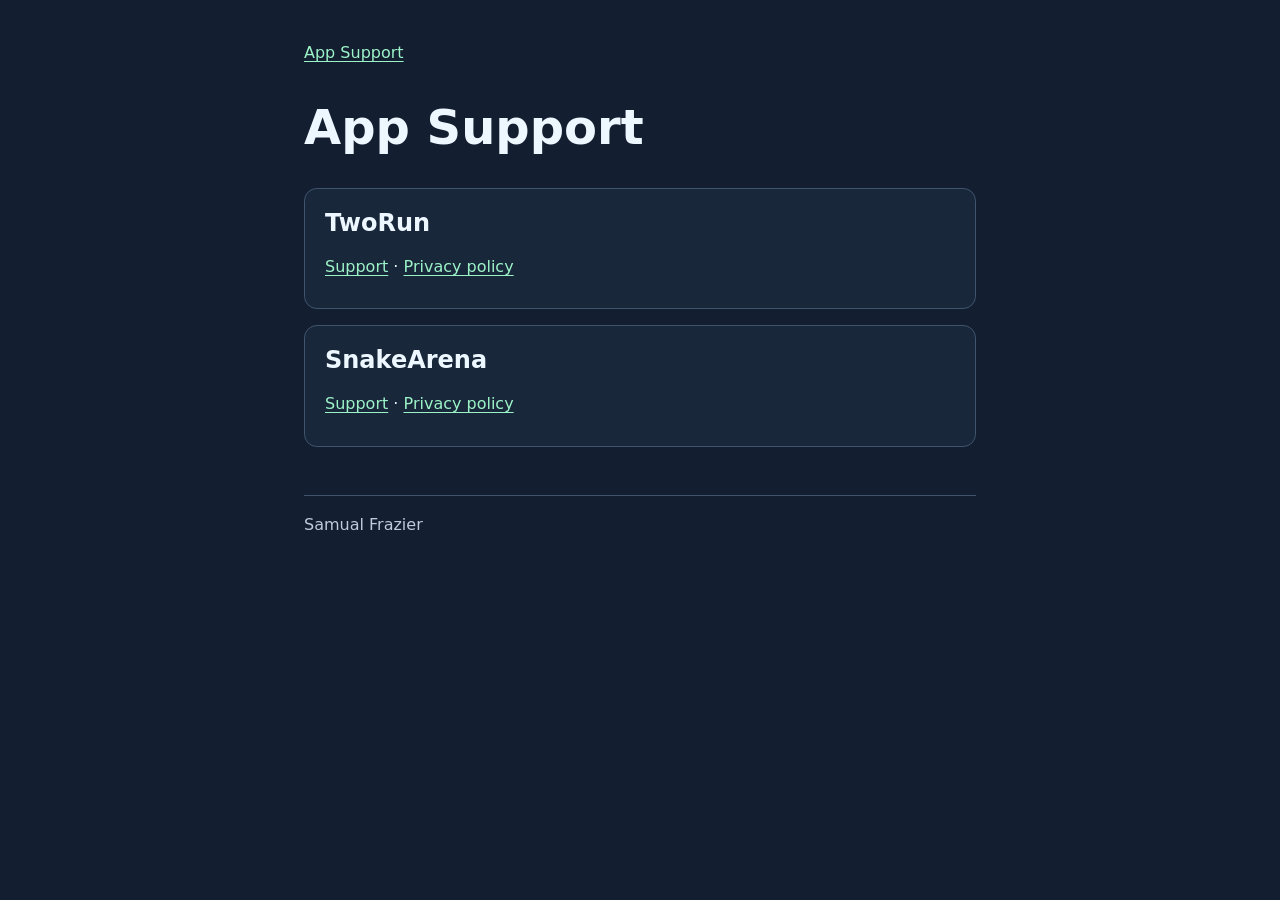
<file: index.html>
<!doctype html>
<html lang="en"><head><meta charset="utf-8"><meta name="viewport" content="width=device-width, initial-scale=1"><title>App Support</title><link rel="stylesheet" href="style.css"></head>
<body><header><a href="./">App Support</a></header><main><h1>App Support</h1><section><h2>TwoRun</h2><p><a href="tworun/">Support</a> · <a href="tworun/privacy.html">Privacy policy</a></p></section><section><h2>SnakeArena</h2><p><a href="snakearena/">Support</a> · <a href="snakearena/privacy.html">Privacy policy</a></p></section></main><footer>Samual Frazier</footer></body></html>
</file>
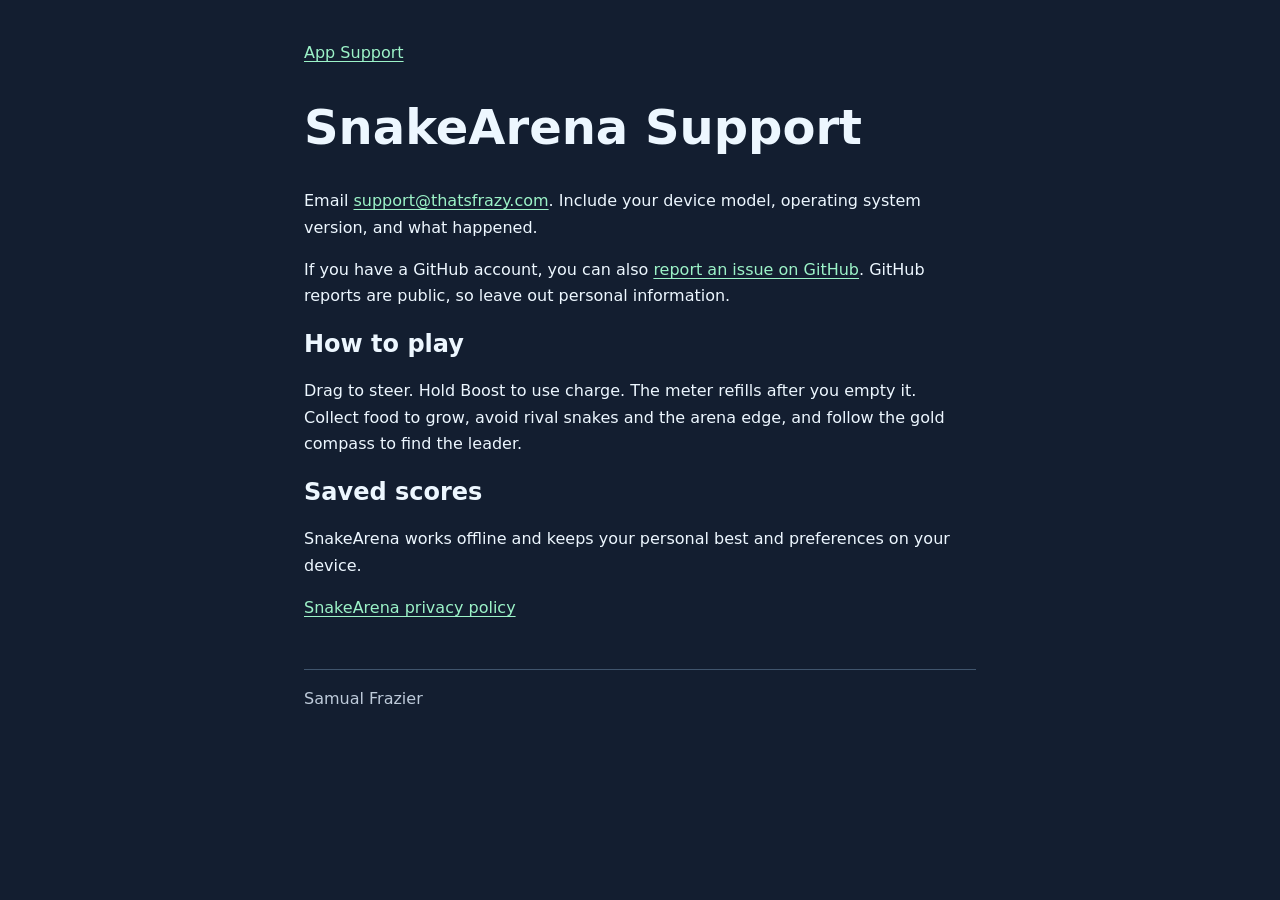
<file: snakearena/index.html>
<!doctype html>
<html lang="en"><head><meta charset="utf-8"><meta name="viewport" content="width=device-width, initial-scale=1"><title>SnakeArena Support</title><link rel="stylesheet" href="../style.css"></head>
<body><header><a href="../">App Support</a></header><main><h1>SnakeArena Support</h1><p>Email <a href="mailto:support@thatsfrazy.com?subject=SnakeArena%20support">support@thatsfrazy.com</a>. Include your device model, operating system version, and what happened.</p><p>If you have a GitHub account, you can also <a href="https://github.com/samfrazier/app-support/issues/new?title=SnakeArena%20support">report an issue on GitHub</a>. GitHub reports are public, so leave out personal information.</p><h2>How to play</h2><p>Drag to steer. Hold Boost to use charge. The meter refills after you empty it. Collect food to grow, avoid rival snakes and the arena edge, and follow the gold compass to find the leader.</p><h2>Saved scores</h2><p>SnakeArena works offline and keeps your personal best and preferences on your device.</p><p><a href="privacy.html">SnakeArena privacy policy</a></p></main><footer>Samual Frazier</footer></body></html>
</file>
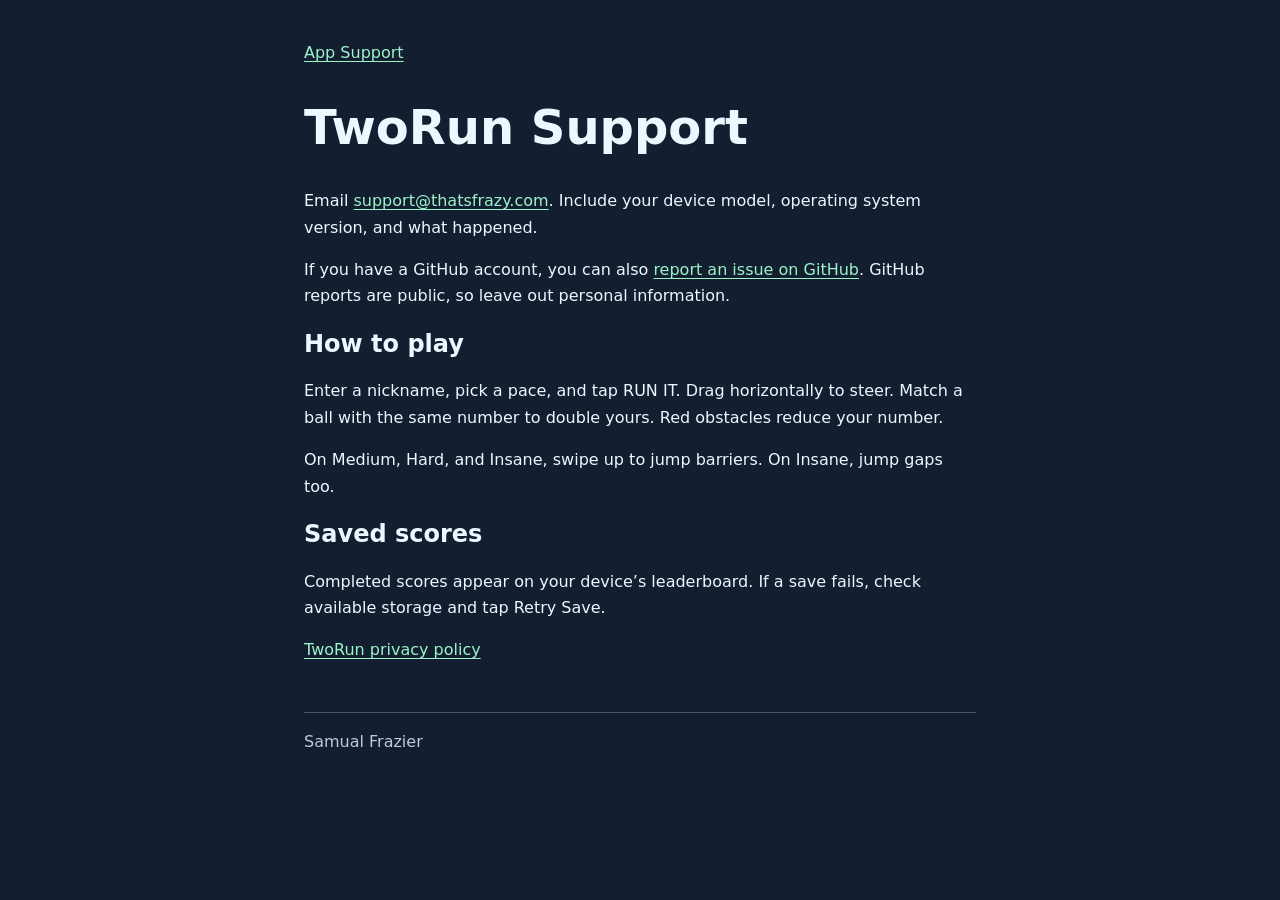
<file: tworun/index.html>
<!doctype html>
<html lang="en"><head><meta charset="utf-8"><meta name="viewport" content="width=device-width, initial-scale=1"><title>TwoRun Support</title><link rel="stylesheet" href="../style.css"></head>
<body><header><a href="../">App Support</a></header><main><h1>TwoRun Support</h1><p>Email <a href="mailto:support@thatsfrazy.com?subject=TwoRun%20support">support@thatsfrazy.com</a>. Include your device model, operating system version, and what happened.</p><p>If you have a GitHub account, you can also <a href="https://github.com/samfrazier/app-support/issues/new?title=TwoRun%20support">report an issue on GitHub</a>. GitHub reports are public, so leave out personal information.</p><h2>How to play</h2><p>Enter a nickname, pick a pace, and tap RUN IT. Drag horizontally to steer. Match a ball with the same number to double yours. Red obstacles reduce your number.</p><p>On Medium, Hard, and Insane, swipe up to jump barriers. On Insane, jump gaps too.</p><h2>Saved scores</h2><p>Completed scores appear on your device’s leaderboard. If a save fails, check available storage and tap Retry Save.</p><p><a href="privacy.html">TwoRun privacy policy</a></p></main><footer>Samual Frazier</footer></body></html>
</file>
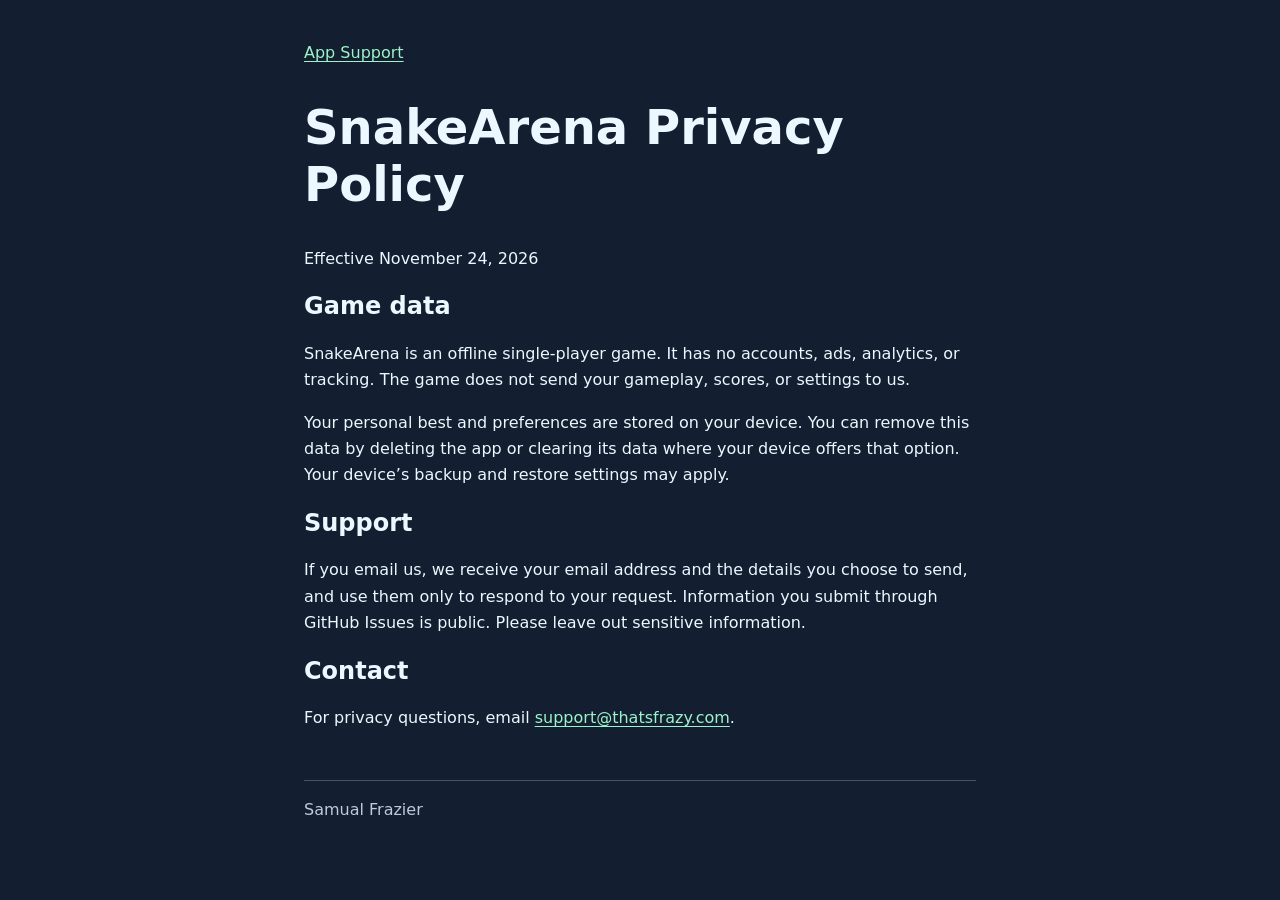
<file: snakearena/privacy.html>
<!doctype html>
<html lang="en"><head><meta charset="utf-8"><meta name="viewport" content="width=device-width, initial-scale=1"><title>SnakeArena Privacy Policy</title><link rel="stylesheet" href="../style.css"></head>
<body><header><a href="../">App Support</a></header><main><h1>SnakeArena Privacy Policy</h1><p>Effective November 24, 2026</p><h2>Game data</h2><p>SnakeArena is an offline single-player game. It has no accounts, ads, analytics, or tracking. The game does not send your gameplay, scores, or settings to us.</p><p>Your personal best and preferences are stored on your device. You can remove this data by deleting the app or clearing its data where your device offers that option. Your device’s backup and restore settings may apply.</p><h2>Support</h2><p>If you email us, we receive your email address and the details you choose to send, and use them only to respond to your request. Information you submit through GitHub Issues is public. Please leave out sensitive information.</p><h2>Contact</h2><p>For privacy questions, email <a href="mailto:support@thatsfrazy.com?subject=SnakeArena%20privacy">support@thatsfrazy.com</a>.</p></main><footer>Samual Frazier</footer></body></html>
</file>
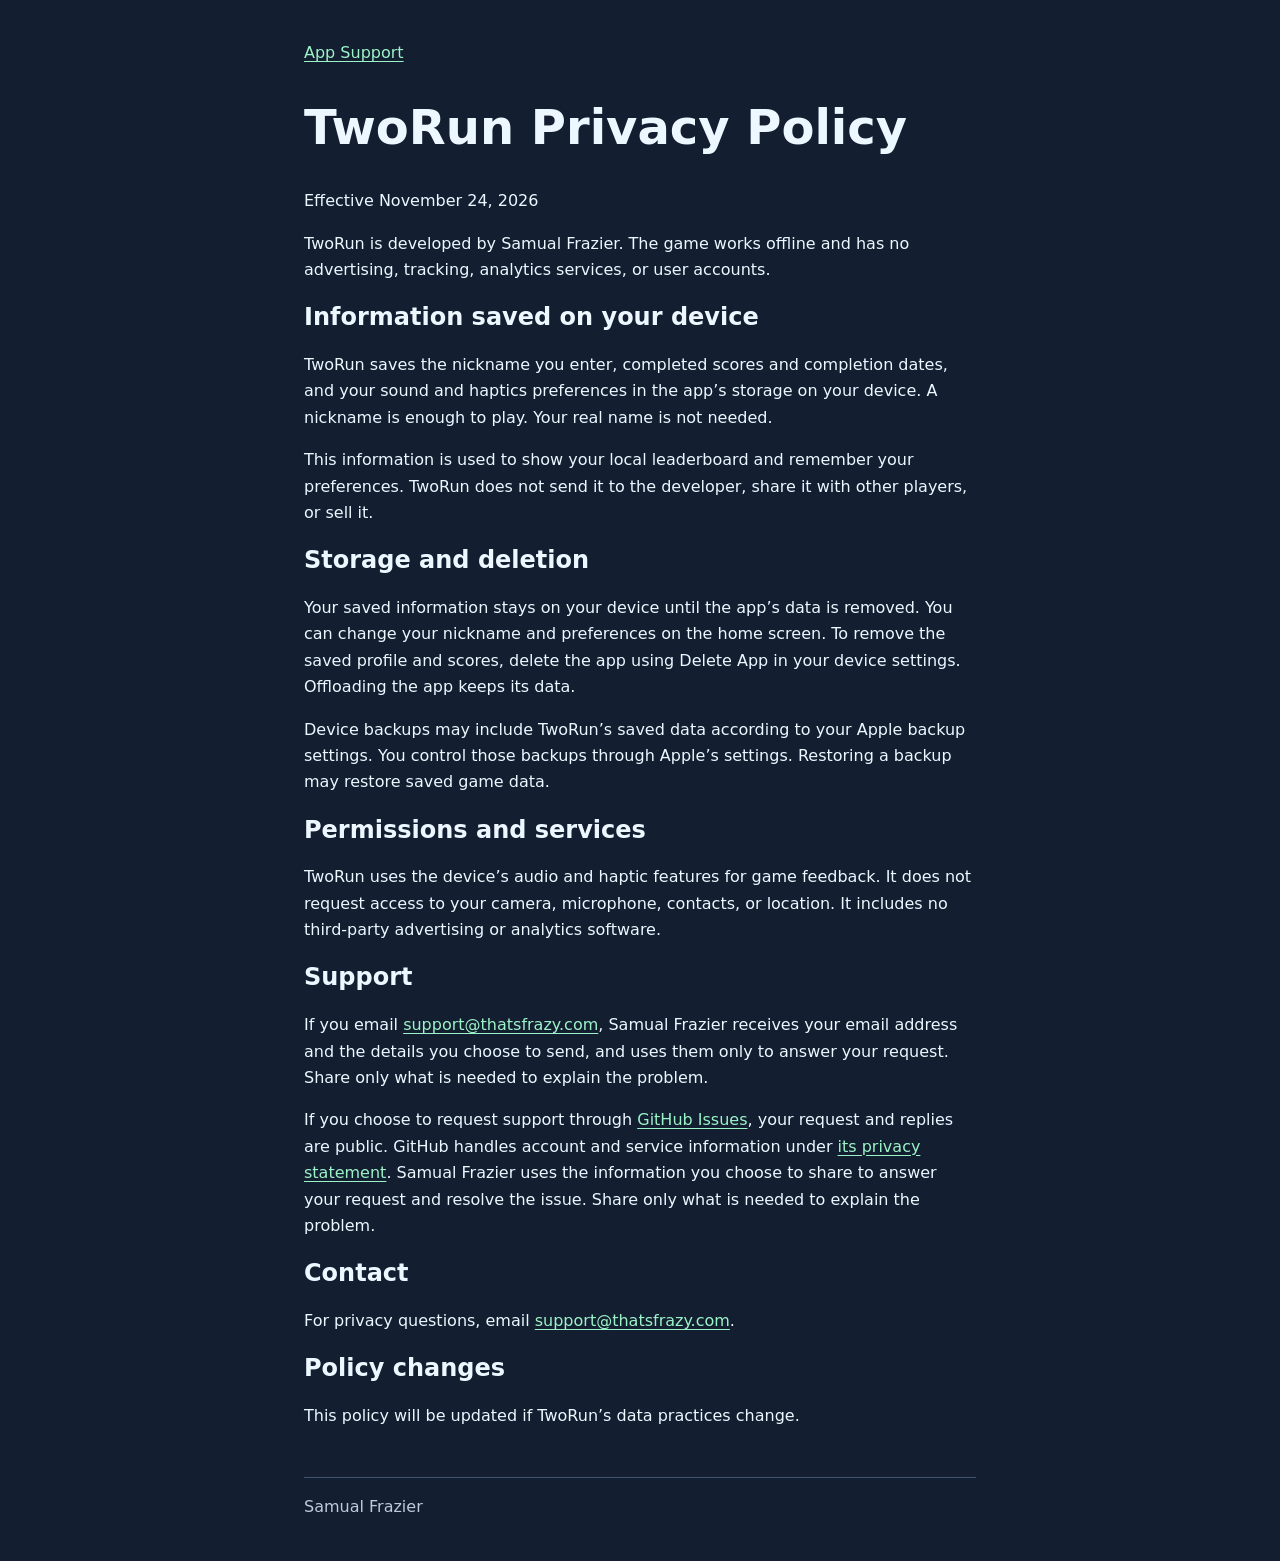
<file: tworun/privacy.html>
<!doctype html>
<html lang="en"><head><meta charset="utf-8"><meta name="viewport" content="width=device-width, initial-scale=1"><title>TwoRun Privacy Policy</title><link rel="stylesheet" href="../style.css"></head>
<body><header><a href="../">App Support</a></header><main><h1>TwoRun Privacy Policy</h1><div class="content"><p>Effective November 24, 2026</p>
<p>TwoRun is developed by Samual Frazier. The game works offline and has no advertising, tracking, analytics services, or user accounts.</p>
<h2>Information saved on your device</h2>
<p>TwoRun saves the nickname you enter, completed scores and completion dates, and your sound and haptics preferences in the app’s storage on your device. A nickname is enough to play. Your real name is not needed.</p>
<p>This information is used to show your local leaderboard and remember your preferences. TwoRun does not send it to the developer, share it with other players, or sell it.</p>
<h2>Storage and deletion</h2>
<p>Your saved information stays on your device until the app’s data is removed. You can change your nickname and preferences on the home screen. To remove the saved profile and scores, delete the app using Delete App in your device settings. Offloading the app keeps its data.</p>
<p>Device backups may include TwoRun’s saved data according to your Apple backup settings. You control those backups through Apple’s settings. Restoring a backup may restore saved game data.</p>
<h2>Permissions and services</h2>
<p>TwoRun uses the device’s audio and haptic features for game feedback. It does not request access to your camera, microphone, contacts, or location. It includes no third-party advertising or analytics software.</p>
<h2>Support</h2>
<p>If you email <a href="mailto:support@thatsfrazy.com?subject=TwoRun%20support">support@thatsfrazy.com</a>, Samual Frazier receives your email address and the details you choose to send, and uses them only to answer your request. Share only what is needed to explain the problem.</p>
<p>If you choose to request support through <a href="https://github.com/samfrazier/app-support/issues">GitHub Issues</a>, your request and replies are public. GitHub handles account and service information under <a href="https://docs.github.com/en/site-policy/privacy-policies/github-general-privacy-statement">its privacy statement</a>. Samual Frazier uses the information you choose to share to answer your request and resolve the issue. Share only what is needed to explain the problem.</p>
<h2>Contact</h2>
<p>For privacy questions, email <a href="mailto:support@thatsfrazy.com?subject=TwoRun%20privacy">support@thatsfrazy.com</a>.</p>
<h2>Policy changes</h2>
<p>This policy will be updated if TwoRun’s data practices change.</p>
</div></main><footer>Samual Frazier</footer></body></html>
</file>
<file: style.css>
html{color-scheme:dark;background:#131e30;color:#edf7ff;font:100%/1.65 system-ui,sans-serif}body{max-width:42rem;margin:auto;padding:2.5rem 1.25rem}a{color:#9cf3c8;text-underline-offset:.2em}a:focus-visible{outline:2px solid;outline-offset:4px}h1,h2{line-height:1.2}h1{font-size:clamp(2rem,6vw,3rem)}section{padding:.75rem 1.25rem;margin:1rem 0;border:1px solid #40556d;border-radius:.8rem;background:#19273a}section h2{margin:.5rem 0}footer{margin-top:3rem;padding-top:1rem;border-top:1px solid #40556d;color:#becbda}
</file>
